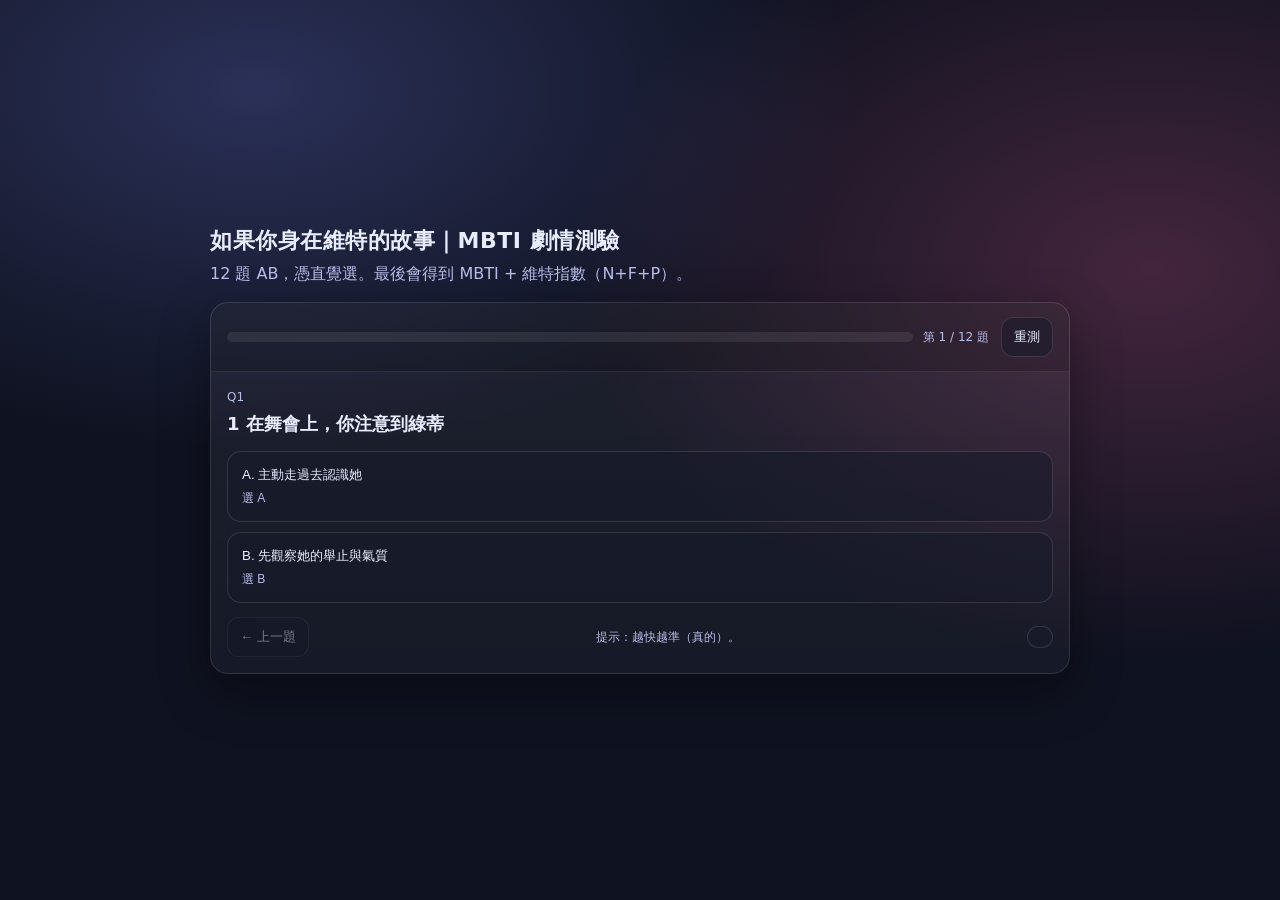
<file: index.html>
<!doctype html>
<html lang="zh-Hant">
  <head>
    <meta charset="utf-8" />
    <meta name="viewport" content="width=device-width,initial-scale=1" />
    <title>如果你身在維特的故事｜MBTI 劇情測驗</title>
    <link rel="stylesheet" href="./style.css" />
  </head>

  <body>
    <div class="wrap">
      <div class="header">
        <div class="brand">
          <h1>如果你身在維特的故事｜MBTI 劇情測驗</h1>
          <p>12 題 AB，憑直覺選。最後會得到 MBTI + 維特指數（N+F+P）。</p>
        </div>
      </div>

      <div class="card" id="card">
        <div class="topbar">
          <div class="progress">
            <div class="bar"><div id="barFill"></div></div>
            <div class="txt" id="progTxt">第 1 / 12 題</div>
          </div>
          <button class="btn" id="restartBtn" title="重來一次">重測</button>
        </div>

        <div class="content" id="quiz">
          <div class="qno" id="qNo">Q1</div>
          <h2 class="qtitle" id="qTitle"></h2>

          <div class="choices">
            <button class="choice" id="btnA">
              <span id="textA"></span>
              <small>選 A</small>
            </button>
            <button class="choice" id="btnB">
              <span id="textB"></span>
              <small>選 B</small>
            </button>
          </div>

          <div class="nav">
            <button class="btn" id="backBtn">← 上一題</button>
            <div class="hint" id="hint">提示：越快越準（真的）。</div>
            <button class="btn" id="skipBtn" title=""></button>
          </div>
        </div>

        <div class="result" id="result">
          <h2>你的結果：<span id="mbti" class="mbti"></span></h2>

          <div class="pillrow">
            <div class="pill">
              維特指數：<b id="wertherIdx" class="werther"></b> / 10
            </div>
            <div class="pill">傾向強度：<b id="strength"></b></div>
            <div class="pill">分享用：<b id="shareTextMini"></b></div>
          </div>

          <div class="grid">
            <div class="panel">
              <h3>你的故事走向</h3>
              <p id="story"></p>
              <div class="mini" id="miniNote"></div>
            </div>

            <div class="panel">
              <h3>分數明細</h3>
              <div class="kvs" id="detail"></div>
            </div>
          </div>

          <div class="nav" style="margin-top: 14px">
            <button class="btn" id="copyBtn">複製結果文字</button>
            <button class="btn" id="againBtn">再測一次</button>
            <div class="hint" id="copyHint"></div>
          </div>

          <div class="footer">
            ※
            這是以文學情境做的趣味測驗，結果僅供娛樂與自我探索，不是臨床或科學診斷，因為我不是專業的。
          </div>
        </div>
      </div>
    </div>

    <script src="./app.js"></script>
  </body>
</html>
</file>
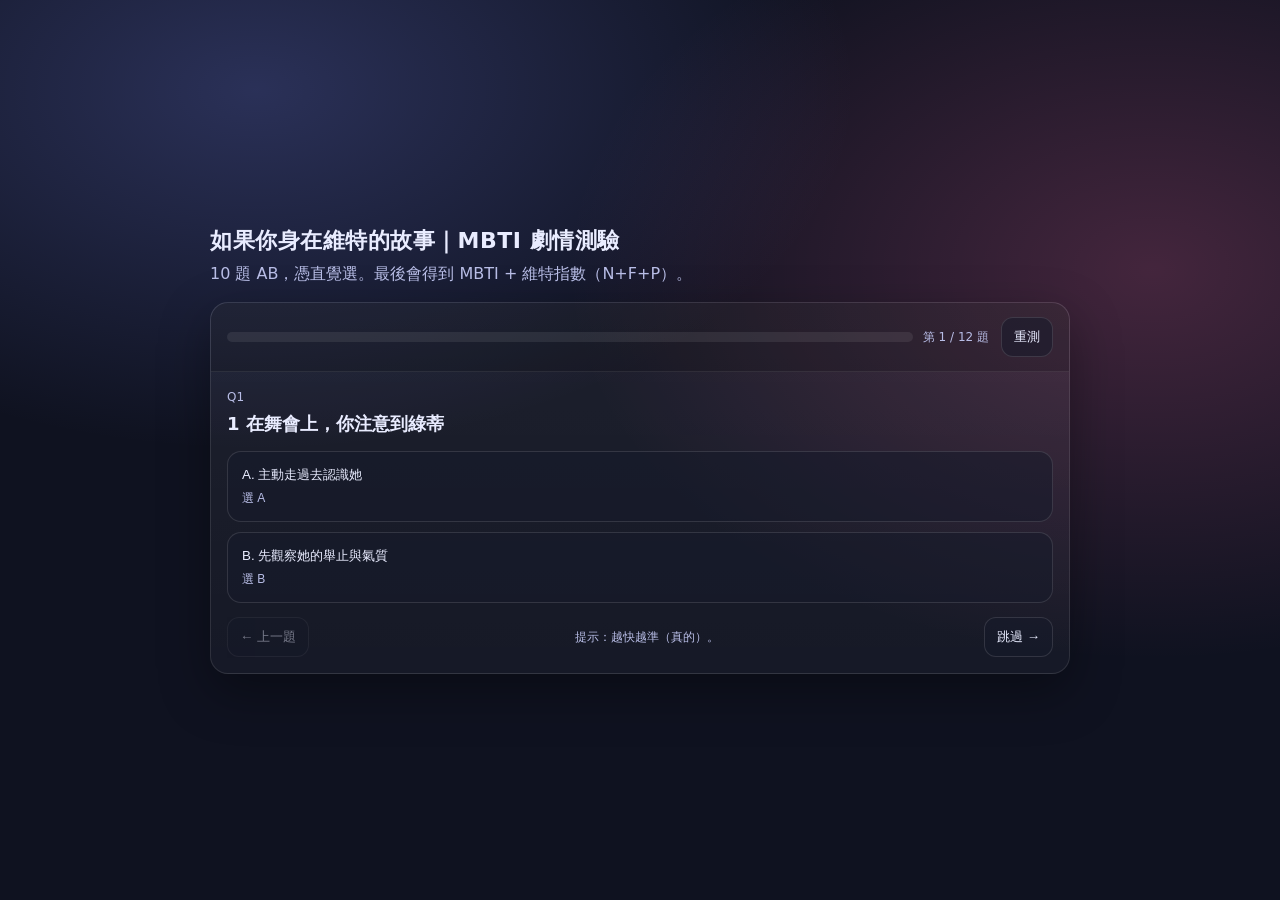
<file: MBTI.html>
<!doctype html>
<html lang="zh-Hant">
  <head>
    <meta charset="utf-8" />
    <meta name="viewport" content="width=device-width,initial-scale=1" />
    <title>如果你身在維特的故事｜MBTI 劇情測驗</title>
    <link rel="stylesheet" href="./style.css" />
  </head>

  <body>
    <div class="wrap">
      <div class="header">
        <div class="brand">
          <h1>如果你身在維特的故事｜MBTI 劇情測驗</h1>
          <p>10 題 AB，憑直覺選。最後會得到 MBTI + 維特指數（N+F+P）。</p>
        </div>
      </div>

      <div class="card" id="card">
        <div class="topbar">
          <div class="progress">
            <div class="bar"><div id="barFill"></div></div>
            <div class="txt" id="progTxt">第 1 / 10 題</div>
          </div>
          <button class="btn" id="restartBtn" title="重來一次">重測</button>
        </div>

        <div class="content" id="quiz">
          <div class="qno" id="qNo">Q1</div>
          <h2 class="qtitle" id="qTitle"></h2>

          <div class="choices">
            <button class="choice" id="btnA">
              <span id="textA"></span>
              <small>選 A</small>
            </button>
            <button class="choice" id="btnB">
              <span id="textB"></span>
              <small>選 B</small>
            </button>
          </div>

          <div class="nav">
            <button class="btn" id="backBtn">← 上一題</button>
            <div class="hint" id="hint">提示：越快越準（真的）。</div>
            <button class="btn" id="skipBtn" title="不建議，但可以跳過">
              跳過 →
            </button>
          </div>
        </div>

        <div class="result" id="result">
          <h2>你的結果：<span id="mbti" class="mbti"></span></h2>

          <div class="pillrow">
            <div class="pill">
              維特指數：<b id="wertherIdx" class="werther"></b> / 10
            </div>
            <div class="pill">傾向強度：<b id="strength"></b></div>
            <div class="pill">分享用：<b id="shareTextMini"></b></div>
          </div>

          <div class="grid">
            <div class="panel">
              <h3>你的故事走向</h3>
              <p id="story"></p>
              <div class="mini" id="miniNote"></div>
            </div>

            <div class="panel">
              <h3>分數明細</h3>
              <div class="kvs" id="detail"></div>
            </div>
          </div>

          <div class="nav" style="margin-top: 14px">
            <button class="btn" id="copyBtn">複製結果文字</button>
            <button class="btn" id="againBtn">再測一次</button>
            <div class="hint" id="copyHint"></div>
          </div>

          <div class="footer">
            ※
            這是以文學情境做的趣味測驗，結果僅供娛樂與自我探索，不是臨床或科學診斷，因為我不是專業的。
          </div>
        </div>
      </div>
    </div>

    <script src="./app.js"></script>
  </body>
</html>
</file>
<file: style.css>
:root {
  --bg: #0f1220;
  --card: #171a2b;
  --soft: #1f2340;
  --text: #e9ecff;
  --muted: #b8bde6;
  --accent: #ff6aa2;
  --accent2: #7c8cff;
  --ok: #53e3b6;
  --warn: #ffd166;
  --shadow: 0 18px 50px rgba(0, 0, 0, 0.35);
  --radius: 18px;
}

* {
  box-sizing: border-box;
}

body {
  margin: 0;
  min-height: 100vh;
  display: flex;
  align-items: center;
  justify-content: center;
  background:
    radial-gradient(
      1000px 600px at 20% 10%,
      rgba(124, 140, 255, 0.25),
      transparent 60%
    ),
    radial-gradient(
      900px 600px at 90% 30%,
      rgba(255, 106, 162, 0.22),
      transparent 65%
    ),
    var(--bg);
  color: var(--text);
  font-family:
    ui-sans-serif,
    system-ui,
    -apple-system,
    "Noto Sans TC",
    "PingFang TC",
    "Microsoft JhengHei",
    sans-serif;
  padding: 24px;
}

.wrap {
  width: min(860px, 100%);
}

.header {
  display: flex;
  gap: 14px;
  align-items: flex-start;
  justify-content: space-between;
  margin-bottom: 16px;
}

.brand {
  display: flex;
  flex-direction: column;
  gap: 6px;
}
.brand h1 {
  margin: 0;
  font-size: 22px;
  letter-spacing: 0.5px;
}
.brand p {
  margin: 0;
  color: var(--muted);
  line-height: 1.55;
}

.badge {
  background: linear-gradient(
    135deg,
    rgba(255, 106, 162, 0.22),
    rgba(124, 140, 255, 0.18)
  );
  border: 1px solid rgba(255, 255, 255, 0.1);
  padding: 10px 12px;
  border-radius: 999px;
  color: var(--muted);
  font-size: 12px;
  white-space: nowrap;
}

.card {
  background: linear-gradient(
    180deg,
    rgba(255, 255, 255, 0.06),
    rgba(255, 255, 255, 0.03)
  );
  border: 1px solid rgba(255, 255, 255, 0.1);
  border-radius: var(--radius);
  box-shadow: var(--shadow);
  overflow: hidden;
}

.topbar {
  padding: 14px 16px;
  background: rgba(0, 0, 0, 0.18);
  display: flex;
  align-items: center;
  justify-content: space-between;
  gap: 12px;
  border-bottom: 1px solid rgba(255, 255, 255, 0.08);
}

.progress {
  display: flex;
  align-items: center;
  gap: 10px;
  flex: 1;
}

.progress .bar {
  height: 10px;
  flex: 1;
  background: rgba(255, 255, 255, 0.08);
  border-radius: 999px;
  overflow: hidden;
}

.progress .bar > div {
  height: 100%;
  width: 0%;
  background: linear-gradient(90deg, var(--accent), var(--accent2));
  border-radius: 999px;
  transition: width 0.35s ease;
}

.progress .txt {
  font-size: 12px;
  color: var(--muted);
  white-space: nowrap;
}

.content {
  padding: 18px 16px 16px;
}
.qno {
  color: var(--muted);
  font-size: 12px;
  margin-bottom: 6px;
}
.qtitle {
  font-size: 18px;
  margin: 0 0 14px;
  line-height: 1.5;
}

.choices {
  display: grid;
  gap: 10px;
}

button.choice {
  text-align: left;
  width: 100%;
  padding: 14px 14px;
  border-radius: 14px;
  border: 1px solid rgba(255, 255, 255, 0.12);
  background: rgba(23, 26, 43, 0.55);
  color: var(--text);
  cursor: pointer;
  transition:
    transform 0.06s ease,
    background 0.2s ease,
    border-color 0.2s ease;
}

button.choice:hover {
  background: rgba(31, 35, 64, 0.65);
  border-color: rgba(255, 255, 255, 0.18);
}
button.choice:active {
  transform: translateY(1px);
}
.choice small {
  display: block;
  margin-top: 6px;
  color: var(--muted);
  font-size: 12px;
}

.nav {
  margin-top: 14px;
  display: flex;
  align-items: center;
  justify-content: space-between;
  gap: 12px;
}

.btn {
  padding: 10px 12px;
  border-radius: 12px;
  border: 1px solid rgba(255, 255, 255, 0.12);
  background: rgba(23, 26, 43, 0.55);
  color: var(--text);
  cursor: pointer;
}

.btn:hover {
  background: rgba(31, 35, 64, 0.65);
}
.btn:disabled {
  opacity: 0.45;
  cursor: not-allowed;
}
.hint {
  color: var(--muted);
  font-size: 12px;
}

.result {
  padding: 18px 16px;
  display: none;
}
.result h2 {
  margin: 0 0 10px;
  font-size: 22px;
}

.mbti {
  color: var(--accent);
  font-weight: 800;
}
.werther {
  color: var(--warn);
}

.pillrow {
  display: flex;
  flex-wrap: wrap;
  gap: 10px;
  margin: 10px 0 14px;
}

.pill {
  padding: 8px 10px;
  border-radius: 999px;
  border: 1px solid rgba(255, 255, 255, 0.12);
  background: rgba(23, 26, 43, 0.55);
  color: var(--muted);
  font-size: 12px;
}

.grid {
  display: grid;
  grid-template-columns: 1fr;
  gap: 10px;
}
@media (min-width: 720px) {
  .grid {
    grid-template-columns: 1.2fr 0.8fr;
  }
}

.panel {
  border: 1px solid rgba(255, 255, 255, 0.1);
  background: rgba(23, 26, 43, 0.45);
  border-radius: 16px;
  padding: 12px;
}

.panel h3 {
  margin: 0 0 8px;
  font-size: 14px;
  color: var(--muted);
}
.panel p {
  margin: 0;
  line-height: 1.7;
  color: var(--text);
}

.kvs {
  display: grid;
  gap: 8px;
  margin-top: 6px;
}

.kv {
  display: flex;
  align-items: center;
  justify-content: space-between;
  gap: 10px;
  font-size: 13px;
  color: var(--muted);
}

.kv b {
  color: var(--text);
  font-weight: 700;
}

.mini {
  margin-top: 12px;
  color: var(--muted);
  font-size: 12px;
  line-height: 1.6;
}

.copyok {
  color: var(--ok);
  font-weight: 700;
}

.footer {
  margin-top: 12px;
  color: var(--muted);
  font-size: 12px;
  line-height: 1.6;
}
</file>
